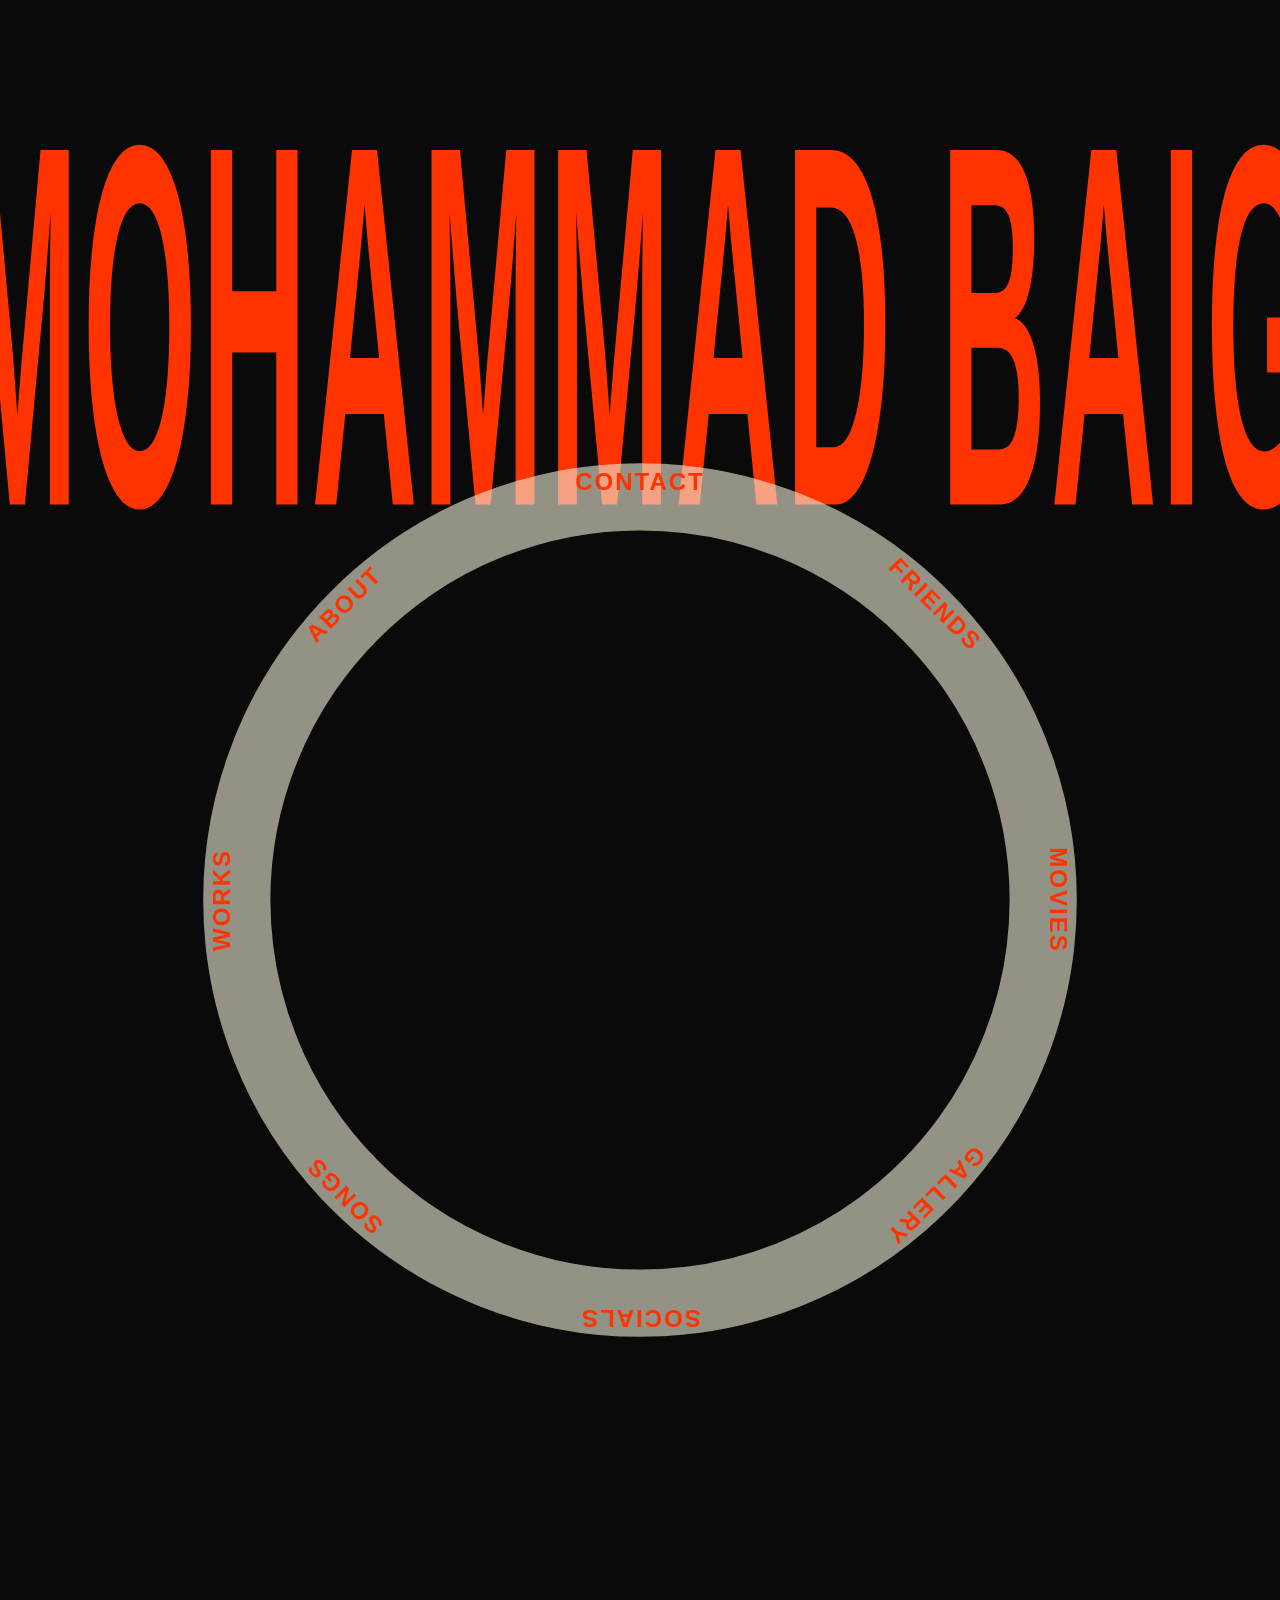
<file: index.html>
<!DOCTYPE html>
<html lang="en">
<head>
    <meta charset="UTF-8">
    <meta name="viewport" content="width=device-width, initial-scale=1.0">
    <title>Mohammad Baig - Portfolio</title>
    <link rel="stylesheet" href="css/style.css">
</head>
<body>

    <div class="hero-title-container">
        <!-- The ID allows JS to make this clickable -->
        <h1 class="hero-title" id="myNameToggle">MOHAMMAD BAIG</h1>
    </div>

    <!-- The container that rotates on scroll -->
    <div class="wheel-container" id="spinWheel">
        
        <!-- Full Solid Circle SVG -->
        <svg class="ouroboros-svg" viewBox="0 0 200 200">
            <circle cx="100" cy="100" r="90" />
        </svg>

        <!-- Links distributed around the circle -->
        <a href="about.html" class="nav-item">About</a>
        <a href="contact.html" class="nav-item">Contact</a>
        <a href="friends.html" class="nav-item">Friends</a>
        <a href="movies.html" class="nav-item">Movies</a>
        <a href="pics.html" class="nav-item">Gallery</a>
        <a href="socials.html" class="nav-item">Socials</a>
        <a href="songs.html" class="nav-item">Songs</a>
        <a href="works.html" class="nav-item">Works</a>
    </div>

    <script src="js/script.js"></script>
</body>
</html>
</file>
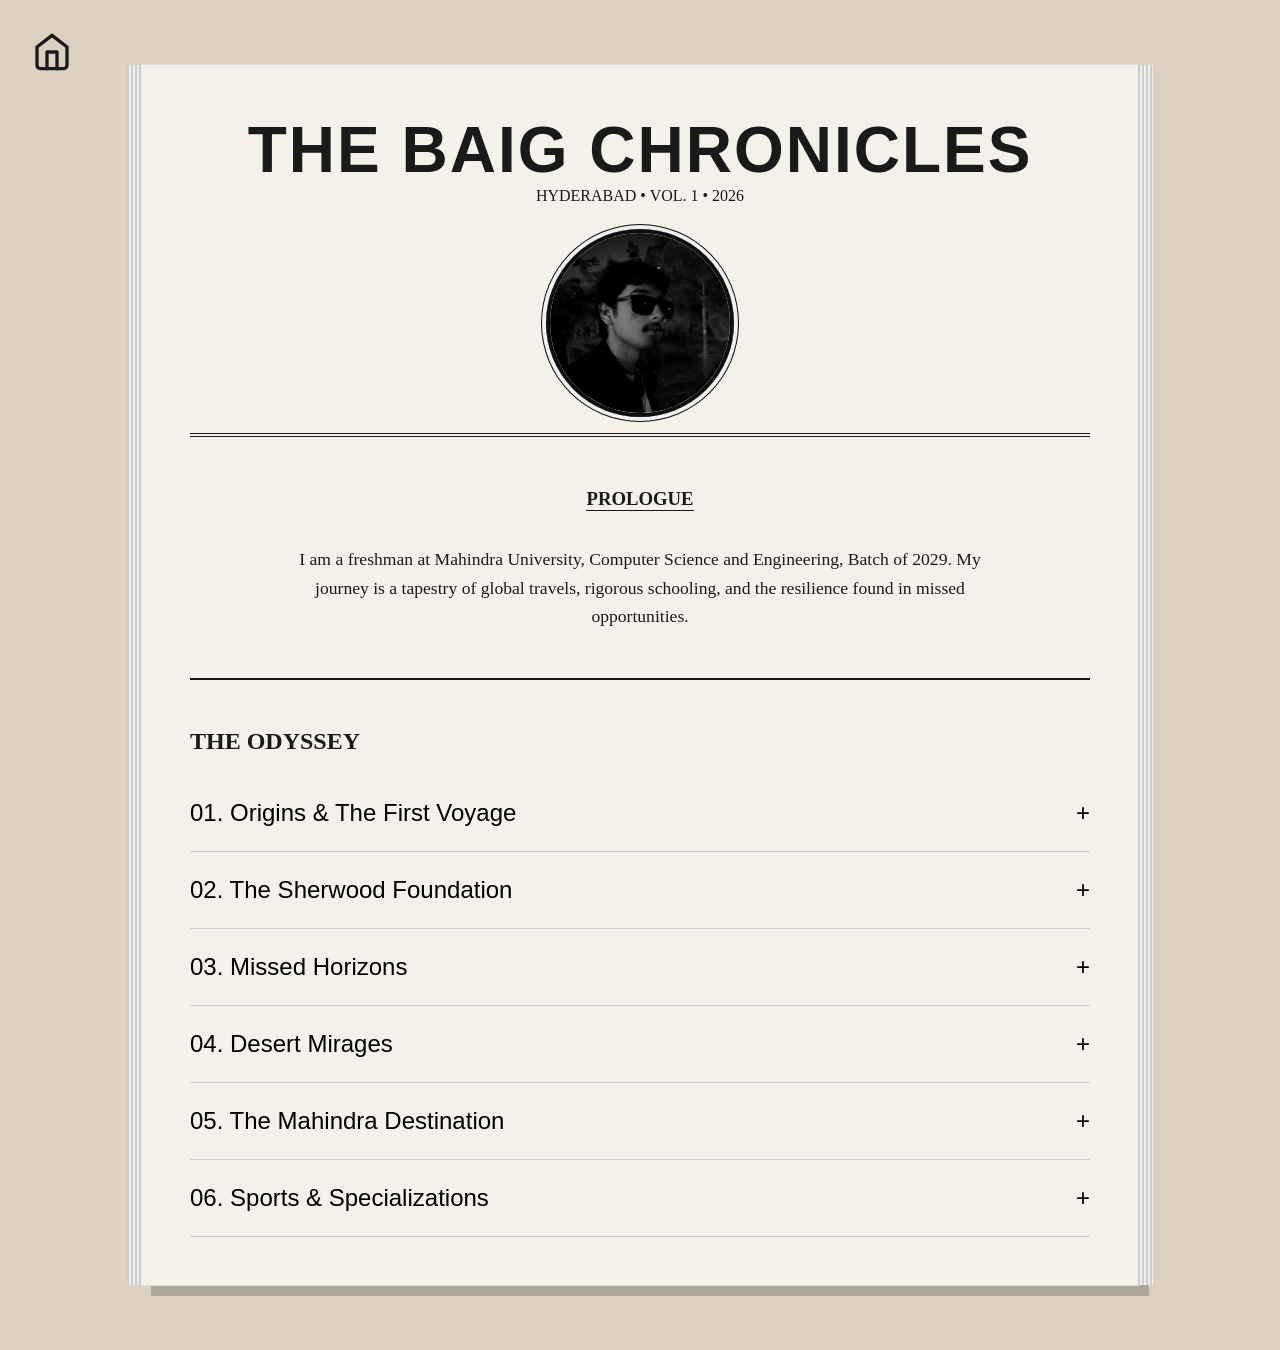
<file: about.html>
<!DOCTYPE html>
<html lang="en">
<head>
    <meta charset="UTF-8">
    <meta name="viewport" content="width=device-width, initial-scale=1.0">
    <title>About - Mohammad Baig</title>
    <link rel="stylesheet" href="css/about.css">
</head>
<body>

    <!-- Varshith-Style Scroll Progress Bar -->
    <div id="loading-bar"></div>

    <!-- Falling & Floating Home Icon -->
    <a href="index.html" class="nav-back" title="Back to Home">
        <svg viewBox="0 0 24 24" fill="none" stroke="currentColor" stroke-width="2" stroke-linecap="round" stroke-linejoin="round">
            <path d="M3 9l9-7 9 7v11a2 2 0 0 1-2 2H5a2 2 0 0 1-2-2z"></path>
            <polyline points="9 22 9 12 15 12 15 22"></polyline>
        </svg>
    </a>

    <div class="newspaper-container">
        <!-- Newspaper Header -->
        <header class="newspaper-header">
            <h1>THE BAIG CHRONICLES</h1>
            <div class="newspaper-meta">HYDERABAD • VOL. 1 • 2026</div>
            
            <!-- Circular photo updated with your images/ folder path -->
            <div class="profile-circle-container">
                <img src="images/img.jpeg" alt="Mohammad Baig" class="profile-photo-circle">
            </div>
        </header>

        <div class="top-section">
            <div class="bio-column full-width">
                <div class="bio-box">
                    <h3>PROLOGUE</h3>
                    <p>
                        I am a freshman at Mahindra University, Computer Science and Engineering, Batch of 2029. My journey is a tapestry of global travels, rigorous schooling, and the resilience found in missed opportunities.
                    </p>
                </div>
            </div>
        </div>

        <!-- Apple-Style Accordion Sections -->
        <div class="apple-accordion">
            <h2>THE ODYSSEY</h2>

            <!-- 01. Education & Early Life -->
            <div class="accordion-item">
                <button class="accordion-header" onclick="toggleAccordion(this)">
                    <span>01. Origins & The First Voyage</span>
                    <span class="icon">+</span>
                </button>
                <div class="accordion-content">
                    <p>
                        <!-- ADD STORY: First trip to US as a baby and early education -->
                        My story begins with a flight to the United States as a baby, a precursor to a life defined by movement and learning.
                    </p>
                </div>
            </div>

            <!-- 02. Sherwood Schooling -->
            <div class="accordion-item">
                <button class="accordion-header" onclick="toggleAccordion(this)">
                    <span>02. The Sherwood Foundation</span>
                    <span class="icon">+</span>
                </button>
                <div class="accordion-content">
                    <p>
                        <!-- ADD STORY: Sherwood Public School, 10th grad, and 11th/12th -->
                        Sherwood Public School was where I truly came into my own, spanning my early years, my 10th-grade graduation, and my final return for 11th and 12th grade.
                    </p>
                </div>
            </div>

            <!-- 03. The Global Crossroads -->
            <div class="accordion-item">
                <button class="accordion-header" onclick="toggleAccordion(this)">
                    <span>03. Missed Horizons</span>
                    <span class="icon">+</span>
                </button>
                <div class="accordion-content">
                    <p>
                        <!-- ADD STORY: FIITJEE, IB school, Houston High, Texas A&M, UT Dallas -->
                        Life is often defined by the doors that didn't open—from missed chances at FIITJEE and IB schools to the high school path in Houston and rejections from Texas A&M and UT Dallas.
                    </p>
                </div>
            </div>

            <!-- 04. Dubai & Design Trials -->
            <div class="accordion-item">
                <button class="accordion-header" onclick="toggleAccordion(this)">
                    <span>04. Desert Mirages</span>
                    <span class="icon">+</span>
                </button>
                <div class="accordion-content">
                    <p>
                        <!-- ADD STORY: BITS Dubai, Khalifa, Canadian University, and NID -->
                        The Middle East held promises at BITS Dubai and Khalifa University that didn't materialize, alongside a missed opportunity at the National Institute of Design.
                    </p>
                </div>
            </div>

            <!-- 05. The Final Choice: Mahindra University -->
            <div class="accordion-item">
                <button class="accordion-header" onclick="toggleAccordion(this)">
                    <span>05. The Mahindra Destination</span>
                    <span class="icon">+</span>
                </button>
                <div class="accordion-content">
                    <p>
                        <!-- ADD STORY: JEE, BITS Hyd, choosing MU CSE -->
                        After the challenges of JEE and BITS Hyderabad, I weighed many options—from Berklee to NYU Steinfield—before finding my place at Mahindra University in 2025.
                    </p>
                </div>
            </div>

            <!-- 06. Athleticism & Skillsets -->
            <div class="accordion-item">
                <button class="accordion-header" onclick="toggleAccordion(this)">
                    <span>06. Sports & Specializations</span>
                    <span class="icon">+</span>
                </button>
                <div class="accordion-content">
                    <p>
                        <!-- ADD STORY: Football, Badminton, Roller Blading, Karate, and 7 Workshops -->
                        On the field, I am an athlete—football, badminton, rollerblading, and karate. Professionally, I've already attended a few key workshops to sharpen my engineering edge.
                    </p>
                </div>
            </div>

        </div>
    </div>

    <script src="js/about.js"></script>
</body>
</html>
</file>
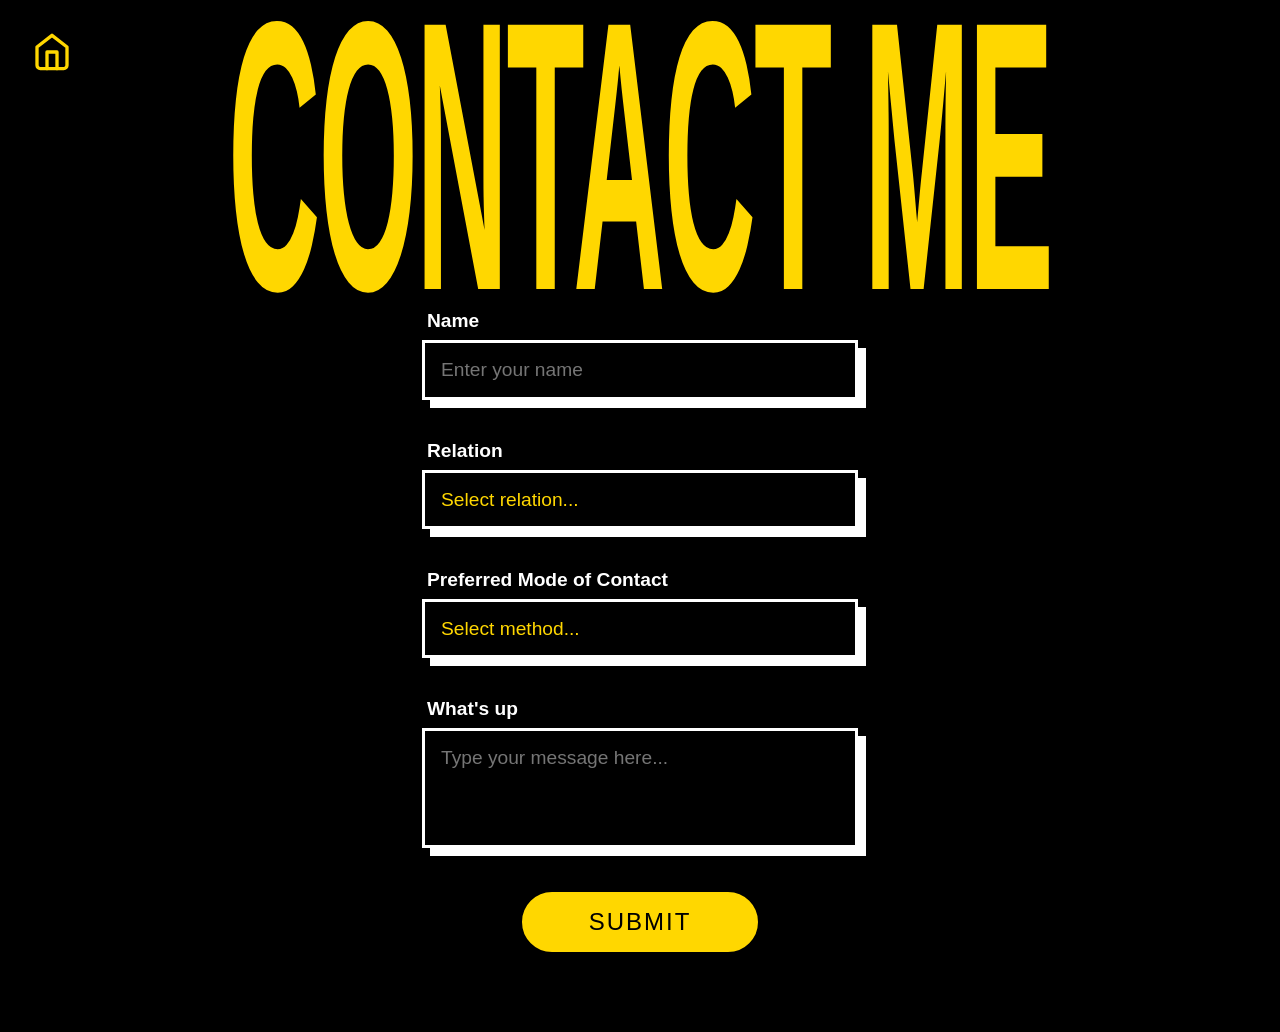
<file: contact.html>
<!DOCTYPE html>
<html lang="en">
<head>
    <meta charset="UTF-8">
    <meta name="viewport" content="width=device-width, initial-scale=1.0">
    <title>Contact -<B> Mohammad Baig</B></title>
    <link rel="stylesheet" href="css/contact.css"> 
</head>
<body>

    <!-- Home Icon Back Button -->
    <a href="index.html" class="nav-back" title="Back to Home">
        <svg viewBox="0 0 24 24" fill="none" stroke="currentColor" stroke-width="2" stroke-linecap="round" stroke-linejoin="round">
            <path d="M3 9l9-7 9 7v11a2 2 0 0 1-2 2H5a2 2 0 0 1-2-2z"></path>
            <polyline points="9 22 9 12 15 12 15 22"></polyline>
        </svg>
    </a>

    <!-- The Animated Title -->
    <div class="header-container">
        <h1 id="animated-title">HELLO</h1>
    </div>

    <!-- The Form Container -->
    <div class="contact-container">
        
        <div class="input-group">
            <label>Name</label>
            <input type="text" id="userName" class="retro-input" placeholder="Enter your name">
        </div>

        <div class="input-group">
            <label>Relation</label>
            <select id="userRelation" class="retro-input" onchange="toggleRelation()">
                <option value="none">Select relation...</option>
                <option value="Friend">Friend</option>
                <option value="Relative">Relative</option>
            </select>
        </div>

        <!-- Hidden Friend Field -->
        <div class="input-group" id="friend-group" style="display: none;">
            <label>Friend Status</label>
            <select id="friendStatus" class="retro-input">
                <option value="School">School</option>
                <option value="University">University</option>
                <option value="Other">Other</option>
            </select>
        </div>

        <!-- Hidden Relative Field -->
        <div class="input-group" id="relative-group" style="display: none;">
            <label>Relation to me</label>
            <input type="text" id="relativeStatus" class="retro-input" placeholder="e.g., Cousin, Uncle...">
        </div>

        <div class="input-group">
            <label>Preferred Mode of Contact</label>
            <select id="contactMethod" class="retro-input" onchange="toggleContact()">
                <option value="none">Select method...</option>
                <option value="Email">Email</option>
                <option value="Phone">Phone Number</option>
            </select>
        </div>

        <!-- Hidden Email Field -->
        <div class="input-group" id="email-group" style="display: none;">
            <label>Your Email ID</label>
            <input type="email" id="userEmail" class="retro-input" placeholder="you@example.com">
        </div>

        <!-- Hidden Phone Field -->
        <div class="input-group" id="phone-group" style="display: none;">
            <label>Your Phone Number</label>
            <input type="tel" id="userPhone" class="retro-input" placeholder="+91...">
        </div>

        <div class="input-group">
            <label>What's up</label>
            <textarea id="userMessage" class="retro-input" placeholder="Type your message here..."></textarea>
        </div>

        <div class="button-container">
            <button class="retro-submit" onclick="forwardMessage()">Submit</button>
        </div>
    </div>
    <!-- The Hidden Success Screen -->
    <div class="success-overlay" id="successScreen">
        <h1 class="success-text">SUBMITTED</h1>
    </div>
    <script src="js/contact.js"></script>
</body>
</html>
</file>
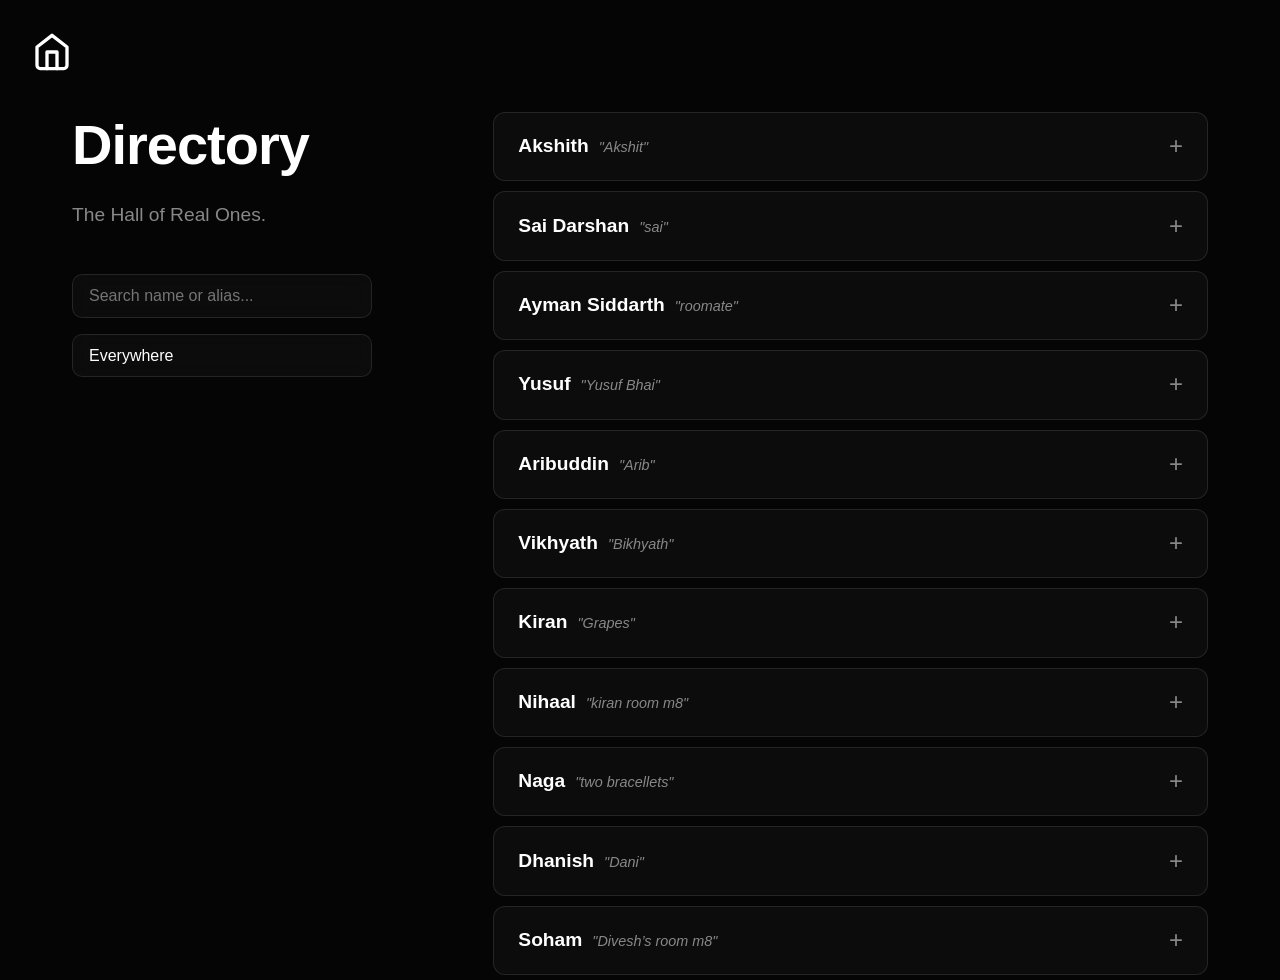
<file: friends.html>
<!DOCTYPE html>
<html lang="en">
<head>
    <meta charset="UTF-8">
    <meta name="viewport" content="width=device-width, initial-scale=1.0">
    <title>Directory - Mohammad Baig</title>
    <link rel="stylesheet" href="css/friends.css">
</head>
<body>

    <!-- Safely Constrained Home Button -->
    <a href="index.html" class="nav-back" title="Back to Home">
        <svg viewBox="0 0 24 24" fill="none" stroke="currentColor" stroke-width="2" stroke-linecap="round" stroke-linejoin="round">
            <path d="M3 9l9-7 9 7v11a2 2 0 0 1-2 2H5a2 2 0 0 1-2-2z"></path>
            <polyline points="9 22 9 12 15 12 15 22"></polyline>
        </svg>
    </a>

    <div class="split-layout">
        <div class="left-panel">
            <h1 class="page-title">Directory</h1>
            <p class="subtitle">The Hall of Real Ones.</p>
            
            <div class="controls">
                <input type="text" id="searchInput" class="apple-input" placeholder="Search name or alias...">
                
                <div class="select-wrapper">
                    <select id="locationFilter" class="apple-input">
                        <option value="All">Everywhere</option>
                    </select>
                </div>
            </div>
        </div>

        <div class="right-panel">
            <div class="directory-list" id="directoryList"></div>
        </div>
    </div>

    <!-- 1. LOAD THE DATA FIRST -->
    <script src="data/friendsData.js"></script>
    
    <!-- 2. LOAD THE ENGINE SECOND -->
    <script src="js/friends.js"></script>
</body>
</html>
</file>
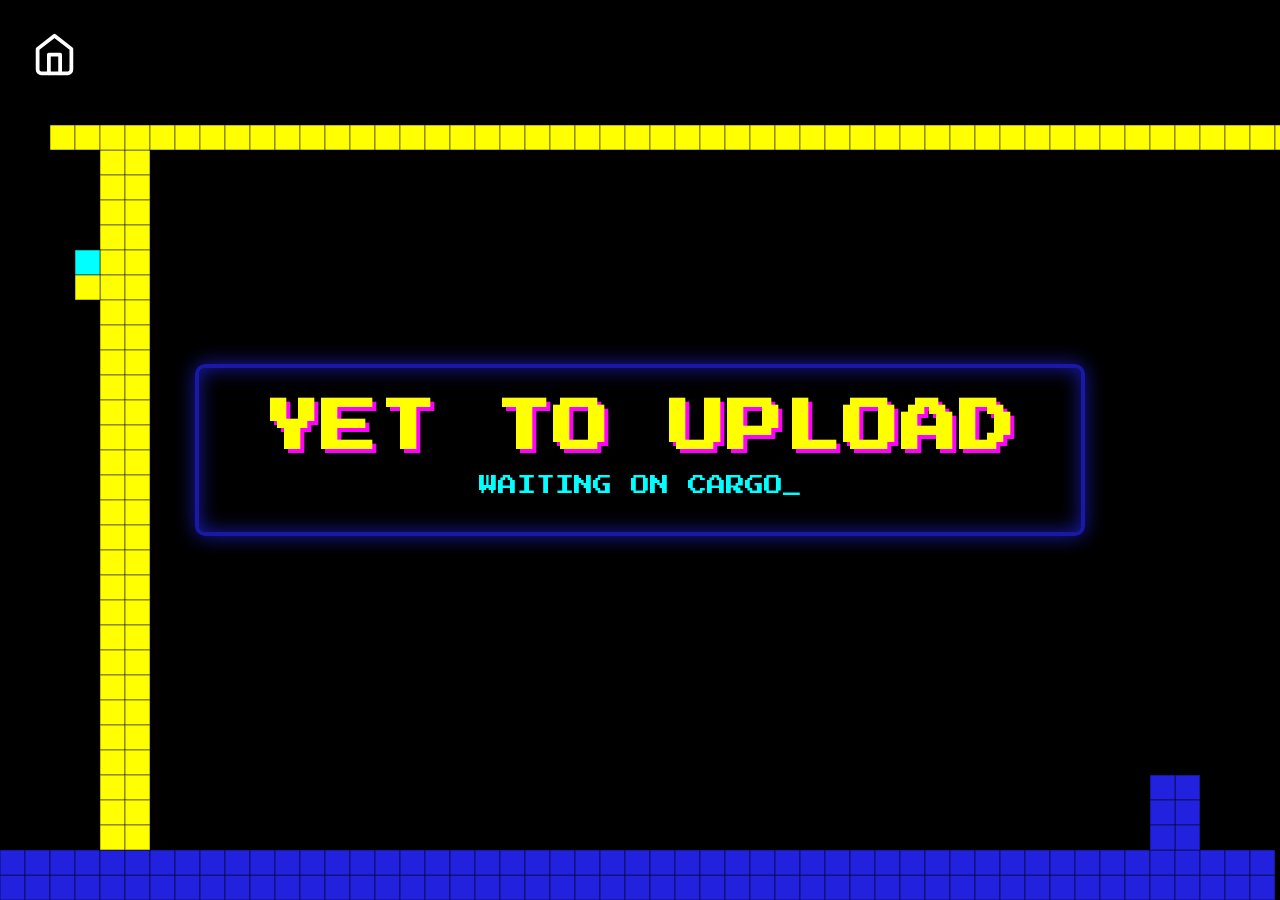
<file: movies.html>
<!DOCTYPE html>
<html lang="en">
<head>
    <meta charset="UTF-8">
    <meta name="viewport" content="width=device-width, initial-scale=1.0">
    <title>Movies - Mohammad Baig</title>
    <!-- Authentic 8-bit Arcade Font -->
    <link href="https://fonts.googleapis.com/css2?family=Press+Start+2P&display=swap" rel="stylesheet">
    <link rel="stylesheet" href="css/movies.css">
</head>
<body>

    <!-- Falling/Floating Home Button (Safely Constrained) -->
    <a href="index.html" class="nav-back" title="Back to Home" style="width: 45px; height: 45px; display: block; position: absolute; z-index: 100;">
        <svg viewBox="0 0 24 24" fill="none" stroke="currentColor" stroke-width="2" stroke-linecap="round" stroke-linejoin="round" style="width: 100%; height: 100%;">
            <path d="M3 9l9-7 9 7v11a2 2 0 0 1-2 2H5a2 2 0 0 1-2-2z"></path>
            <polyline points="9 22 9 12 15 12 15 22"></polyline>
        </svg>
    </a>

    <!-- The 8-Bit Canvas Background -->
    <canvas id="pixelCanvas"></canvas>

    <!-- The Neon Text Overlay -->
    <div class="text-container">
        <h1 class="glitch-text">YET TO UPLOAD</h1>
        <p class="sub-text">WAITING ON CARGO<span class="cursor">_</span></p>
    </div>

    <script src="js/movies.js"></script>
</body>
</html>
</file>
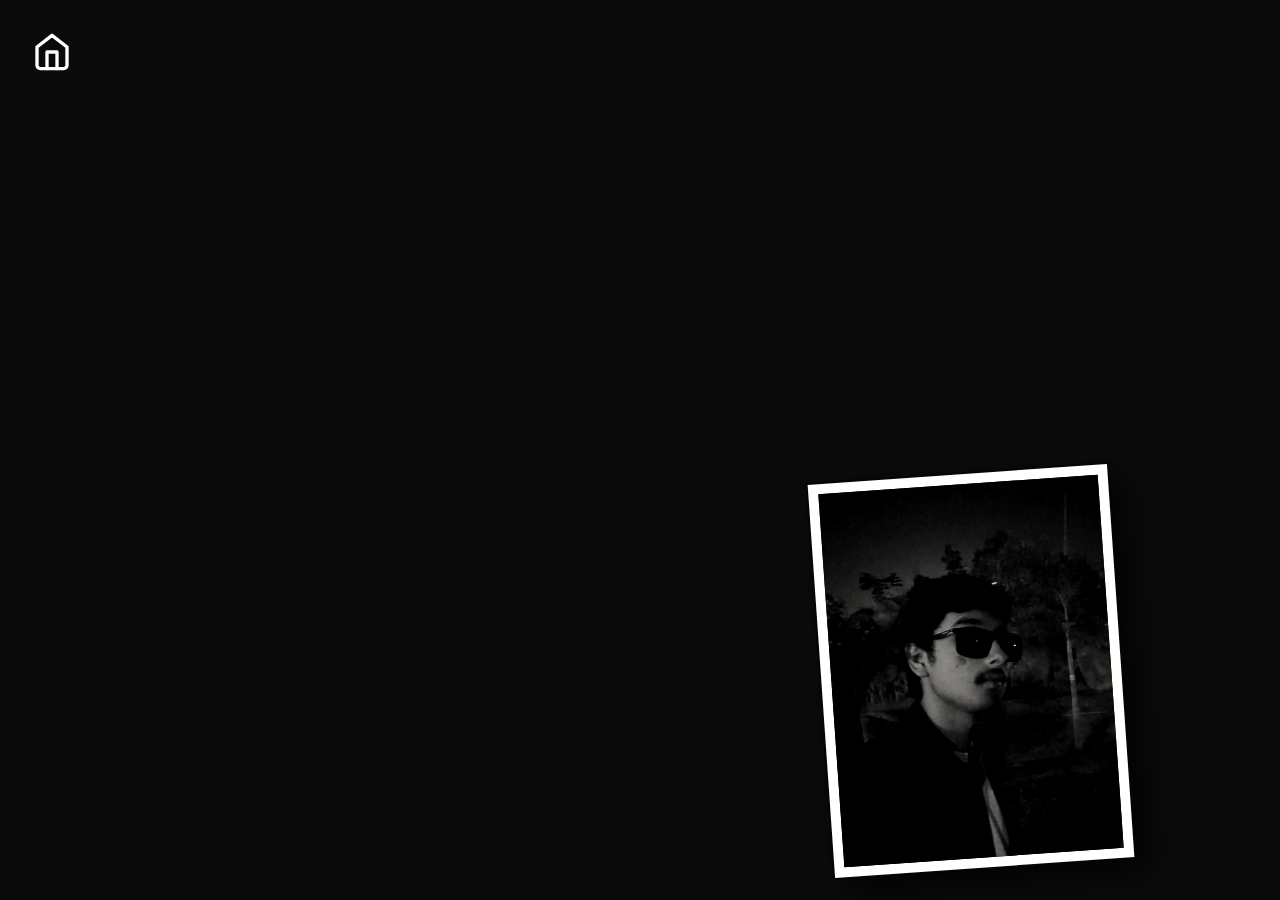
<file: pics.html>
<!DOCTYPE html>
<html lang="en">
<head>
    <meta charset="UTF-8">
    <meta name="viewport" content="width=device-width, initial-scale=1.0">
    <title>Pics - Mohammad Baig</title>
    <link rel="stylesheet" href="css/pics.css">
</head>
<body>

    <!-- Falling/Floating Home Button -->
    <a href="index.html" class="nav-back" title="Back to Home">
        <svg viewBox="0 0 24 24" fill="none" stroke="currentColor" stroke-width="2" stroke-linecap="round" stroke-linejoin="round">
            <path d="M3 9l9-7 9 7v11a2 2 0 0 1-2 2H5a2 2 0 0 1-2-2z"></path>
            <polyline points="9 22 9 12 15 12 15 22"></polyline>
        </svg>
    </a>

    <!-- The Bouncing Area -->
    <div id="bounce-area">
        <img src="images/img.jpeg" id="bouncing-pic" class="newspaper-cutout" alt="Mohammad Baig">
    </div>

    <!-- The Dramatic Overlay (Hidden by default) -->
    <div id="punchline-screen" class="punchline-overlay">
        <h1 class="giant-text">ONE PHOTO IS ENOUGH.</h1>
        <button class="return-btn" onclick="window.location.href='index.html'">GO BACK</button>
    </div>

    <script src="js/pics.js"></script>
</body>
</html>
</file>
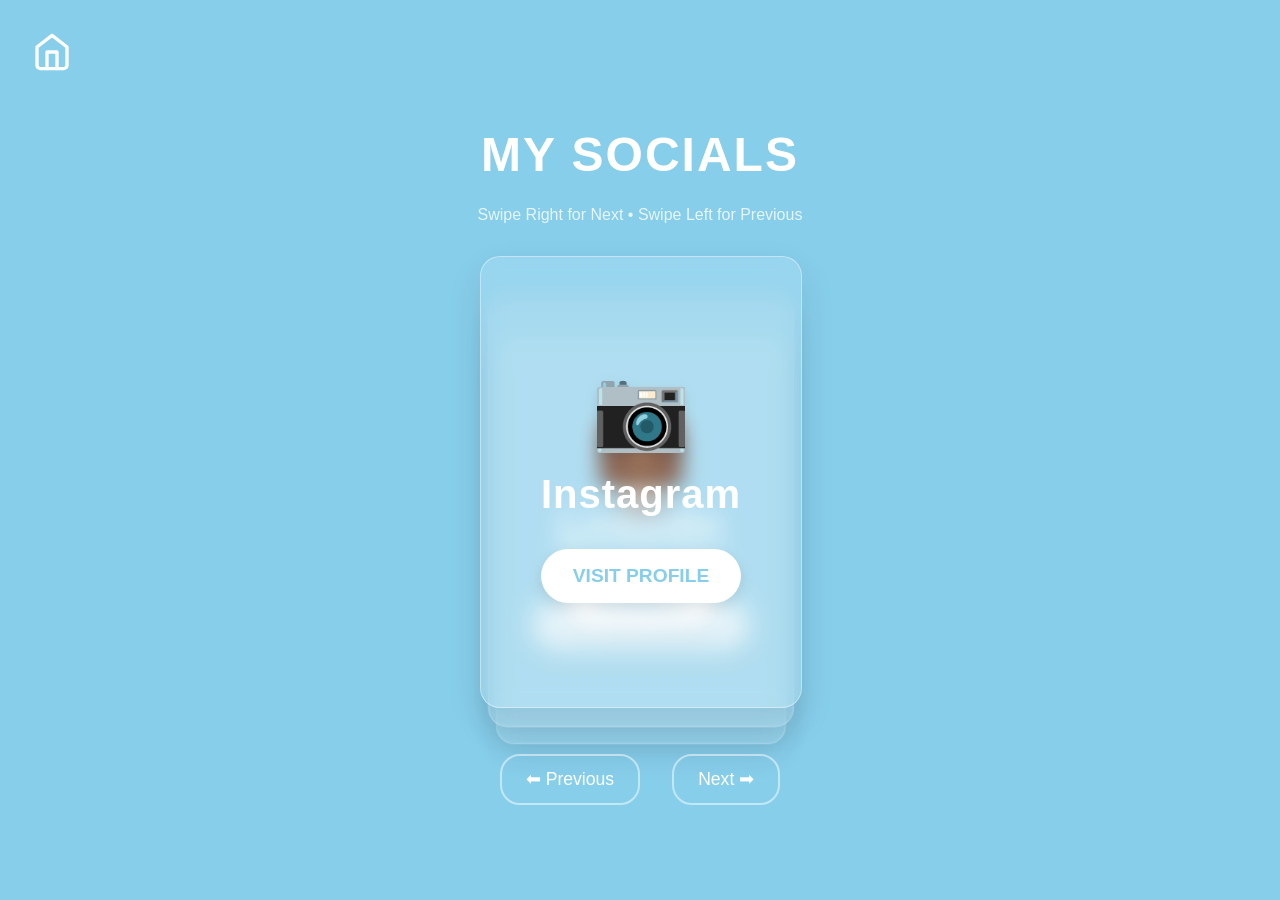
<file: socials.html>
<!DOCTYPE html>
<html lang="en">
<head>
    <meta charset="UTF-8">
    <meta name="viewport" content="width=device-width, initial-scale=1.0">
    <title>Socials - Mohammad Baig</title>
    <link rel="stylesheet" href="css/socials.css">
</head>
<body>

    <!-- Home Icon Back Button (Now styled for a blue background) -->
    <a href="index.html" class="nav-back" title="Back to Home">
        <svg viewBox="0 0 24 24" fill="none" stroke="currentColor" stroke-width="2" stroke-linecap="round" stroke-linejoin="round">
            <path d="M3 9l9-7 9 7v11a2 2 0 0 1-2 2H5a2 2 0 0 1-2-2z"></path>
            <polyline points="9 22 9 12 15 12 15 22"></polyline>
        </svg>
    </a>

    <h1 class="page-title">MY SOCIALS</h1>
    <p class="subtitle">Swipe Right for Next • Swipe Left for Previous</p>

    <!-- The Swipe Deck Container -->
    <div class="deck-container" id="deck">
        
        <div class="card">
            <div class="icon">📷</div>
            <h2>Instagram</h2>
            <a href="https://www.instagram.com/baigatmu?igsh=NGttYXA2bHU2NW8x&utm_source=qr" target="_blank" class="visit-btn">Visit Profile</a>
        </div>

        <div class="card">
            <div class="icon">💼</div>
            <h2>LinkedIn</h2>
            <a href="https://www.linkedin.com/in/mohammad-baig-b97bb93a2?utm_source=share_via&utm_content=profile&utm_medium=member_ios" target="_blank" class="visit-btn">Connect</a>
        </div>

        <div class="card">
            <div class="icon">🦉</div>
            <h2>Duolingo</h2>
            <a href="https://invite.duolingo.com/profile-share/Demon809299?via=share_profile_qr" target="_blank" class="visit-btn">Let's be friends</a>
        </div>

        <div class="card">
            <div class="icon">🎵</div>
            <h2>Spotify</h2>
            <a href="https://open.spotify.com/user/31q4jnzuwpxpyxswhisoxh4xjfs4?si=6b02db5b68dc4eb8" target="_blank" class="visit-btn">Listen Together</a>
        </div>

        <div class="card">
            <div class="icon">💻</div>
            <h2>GitHub</h2>
            <a href="https://github.com/Demon-bruv" target="_blank" class="visit-btn">View Code</a>
        </div>

        <div class="card">
            <div class="icon">💬</div>
            <h2>Discord</h2>
            <a href="https://discord.gg/kqmRH7kX" target="_blank" class="visit-btn">Join to Chat</a>
        </div>

        <div class="card">
            <div class="icon">📌</div>
            <h2>Pinterest</h2>
            <a href="https://pin.it/Y0BgkYCXt" target="_blank" class="visit-btn">View Boards</a>
        </div>

        <div class="card">
            <div class="icon">▶️</div>
            <h2>YouTube</h2>
            <a href="https://www.youtube.com/@1megabyte" target="_blank" class="visit-btn">Subscribe</a>
        </div>

    </div>

    <!-- On-screen controls for those who prefer clicking -->
    <div class="controls">
        <button id="btn-left">⬅ Previous</button>
        <button id="btn-right">Next ➡</button>
    </div>

    <script src="js/socials.js"></script>
</body>
</html>
</file>
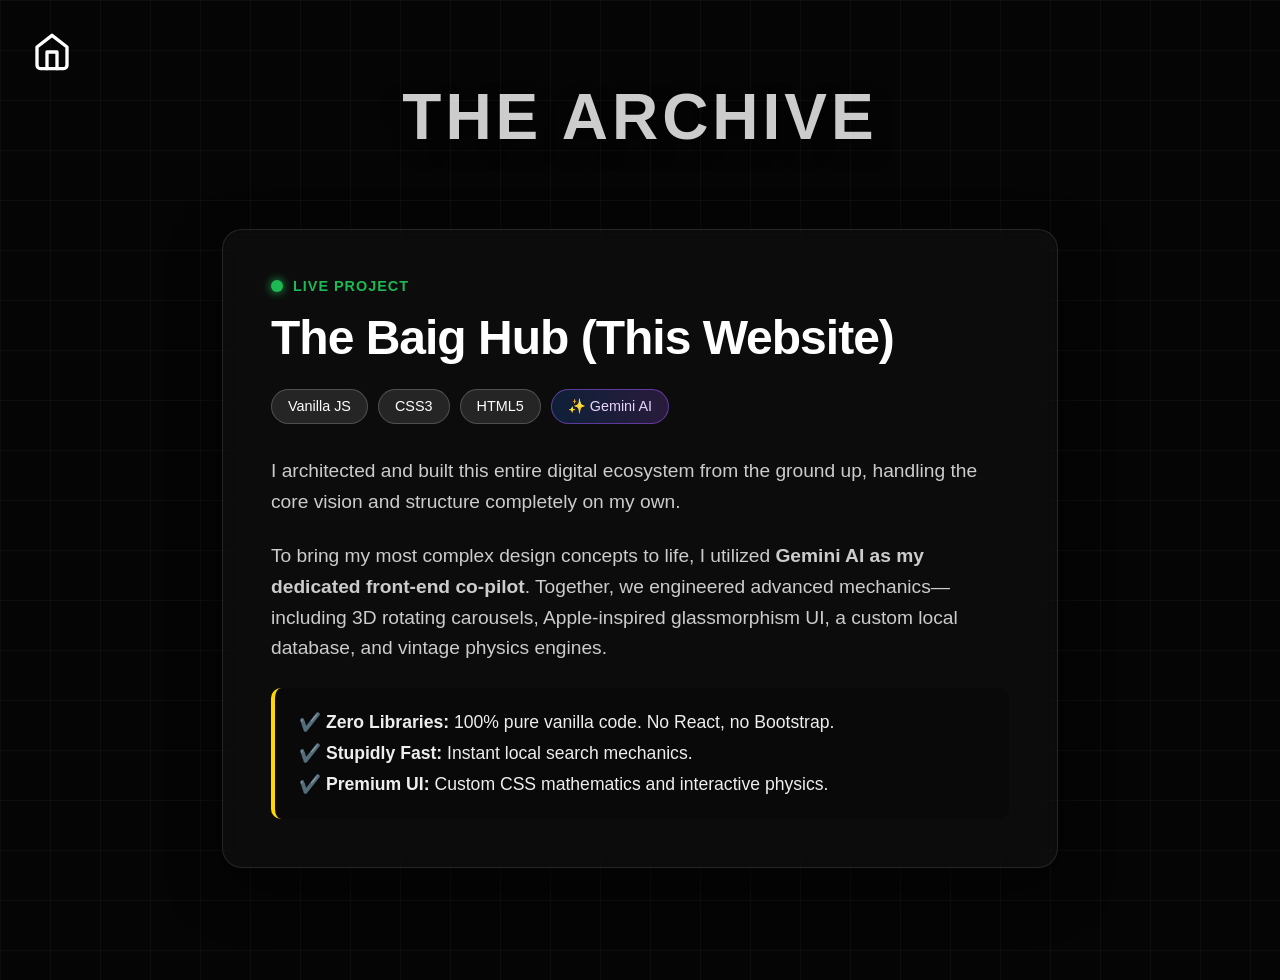
<file: works.html>
<!DOCTYPE html>
<html lang="en">
<head>
    <meta charset="UTF-8">
    <meta name="viewport" content="width=device-width, initial-scale=1.0">
    <title>Works - Mohammad Baig</title>
    <link rel="stylesheet" href="css/works.css">
</head>
<body>

    <!-- Falling/Floating Home Button -->
    <a href="index.html" class="nav-back" title="Back to Home">
        <svg viewBox="0 0 24 24" fill="none" stroke="currentColor" stroke-width="2" stroke-linecap="round" stroke-linejoin="round">
            <path d="M3 9l9-7 9 7v11a2 2 0 0 1-2 2H5a2 2 0 0 1-2-2z"></path>
            <polyline points="9 22 9 12 15 12 15 22"></polyline>
        </svg>
    </a>

    <!-- Page Title -->
    <h1 class="page-title">THE ARCHIVE</h1>

    <!-- Project Showcase Container -->
    <div class="projects-container">
        
        <!-- Main Project Card (This Website) -->
        <div class="project-card" id="main-project">
            <div class="card-content">
                
                <div class="project-header">
                    <span class="status-dot"></span>
                    <span class="status-text">LIVE PROJECT</span>
                </div>

                <h2>The Baig Hub (This Website)</h2>
                
                <div class="tech-stack">
                    <span class="tag">Vanilla JS</span>
                    <span class="tag">CSS3</span>
                    <span class="tag">HTML5</span>
                    <span class="tag gemini-tag">✨ Gemini AI</span>
                </div>

                <div class="project-description">
                    <p>
                        I architected and built this entire digital ecosystem from the ground up, handling the core vision and structure completely on my own.
                    </p>
                    <p>
                        To bring my most complex design concepts to life, I utilized <strong>Gemini AI as my dedicated front-end co-pilot</strong>. Together, we engineered advanced mechanics—including 3D rotating carousels, Apple-inspired glassmorphism UI, a custom local database, and vintage physics engines.
                    </p>
                </div>

                <ul class="feature-list">
                    <li>✔️ <strong>Zero Libraries:</strong> 100% pure vanilla code. No React, no Bootstrap.</li>
                    <li>✔️ <strong>Stupidly Fast:</strong> Instant local search mechanics.</li>
                    <li>✔️ <strong>Premium UI:</strong> Custom CSS mathematics and interactive physics.</li>
                </ul>

            </div>
        </div>

    </div>

    <script src="js/works.js"></script>
</body>
</html>
</file>
<file: css/style.css>
:root {
    --bg-color: #0a0a0a;
    --text-orange: #ff3300;
    --wheel-color: #f0ebd8;
}

body {
    margin: 0;
    padding: 0;
    background-color: var(--bg-color);
    color: var(--wheel-color);
    font-family: -apple-system, BlinkMacSystemFont, "Segoe UI", Roboto, Helvetica, Arial, sans-serif;
    min-height: 400vh; 
    overflow-x: hidden;
    transition: background-color 0.4s ease; /* Smooth fade when clicking name */
}

/* --- THE STRETCHED TEXT --- */
.hero-title-container {
    width: 100%;
    display: flex;
    justify-content: center;
    padding-top: 2rem;
    position: fixed;
    top: 0;
    z-index: 10;
    pointer-events: none; 
}

.hero-title {
    font-size: 11.5vw;
    color: var(--text-orange);
    text-transform: uppercase;
    font-family: 'Impact', sans-serif;
    letter-spacing: 4px;
    margin: 0;
    transform: scaleY(3.5);
    transform-origin: top center;
    white-space: nowrap;
    
    /* Makes the name clickable */
    pointer-events: auto; 
    cursor: pointer;      
    transition: color 0.4s ease;
}

/* --- THE WHEEL & CIRCLE CONTAINER --- */
.wheel-container {
    position: fixed;
    bottom: -35vw; 
    left: 50%;
    width: 70vw;
    height: 70vw;
    margin-left: -35vw; 
    border-radius: 50%;
    display: flex;
    justify-content: center;
    align-items: center;
    z-index: 10; /* This pushes the wheel BEHIND your name */
    transition: transform 0.1s ease-out, opacity 0.4s ease;
}

.ouroboros-svg {
    position: absolute;
    width: 100%;
    height: 100%;
    stroke: var(--wheel-color);
    stroke-width: 15;
    fill: none;
    opacity: 0.6; /* ADD THIS LINE for a faint, semi-transparent circle */
}

/* --- THE NAVIGATION LINKS --- */
.nav-item {
    position: absolute;
    font-size: 1.5rem;
    color: var(--text-orange);
    text-transform: uppercase;
    text-decoration: none;
    font-weight: bold;
    font-family: 'Impact', sans-serif;
    transform-origin: center;
    height: 100%;
    display: flex;
    align-items: flex-start;
    padding-top: 2.5vw; 
    letter-spacing: 2px;
    
    /* THIS IS THE FIX: It cuts off the bottom 50% of the invisible click-box */
    clip-path: inset(0 0 50% 0);
}

.nav-item:nth-child(2) { transform: rotate(-45deg); }
.nav-item:nth-child(3) { transform: rotate(0deg); }
.nav-item:nth-child(4) { transform: rotate(45deg); }
.nav-item:nth-child(5) { transform: rotate(90deg); }
.nav-item:nth-child(6) { transform: rotate(135deg); }
.nav-item:nth-child(7) { transform: rotate(180deg); }
.nav-item:nth-child(8) { transform: rotate(225deg); }
.nav-item:nth-child(9) { transform: rotate(270deg); }

/* --- THE RED/BLACK FOCUS MODE --- */
/* When JS triggers this mode, background goes pure black */
body.focus-mode {
    background-color: #000000;
}

/* When in focus mode, name goes pure red */
body.focus-mode .hero-title {
    color: #ff0000;
}

/* When in focus mode, the wheel fades away entirely */
body.focus-mode .wheel-container {
    opacity: 0;
    pointer-events: none;
}
</file>
<file: css/about.css>
:root {
    --paper: #f4f1ea; /* Parchment Color */
    --ink: #1a1a1a;
    --accent: #ff3300;
}

body {
    background-color: #dcd0c0; /* Marble floor color */
    color: var(--ink);
    margin: 0;
    font-family: 'Georgia', serif;
    display: flex;
    justify-content: center;
    padding: 4rem 1rem;
}

/* --- 1. THE DROP-IN ANIMATION --- */
@keyframes fallIn {
    0% { transform: translateY(-200px) rotate(-180deg); opacity: 0; }
    100% { transform: translateY(0) rotate(0); opacity: 1; }
}

/* --- 2. THE CONTINUOUS HOVER/FLOAT --- */
@keyframes floatHover {
    0% { transform: translateY(0px); }
    50% { 
        transform: translateY(-10px); 
        filter: drop-shadow(0 5px 15px rgba(255, 255, 255, 0.6)); 
    } 
    100% { transform: translateY(0px); }
}

/* --- 3. THE AGGRESSIVE FLASH --- */
@keyframes flashOut {
    0% { opacity: 1; transform: scale(1); }
    50% { 
        opacity: 0.3; 
        transform: scale(1.3); 
        color: #FFD700; /* Flashes Yellow */
        filter: drop-shadow(0 0 20px #FFD700); 
    }
    100% { opacity: 1; transform: scale(1); }
}

/* --- HOME BUTTON STYLING --- */
.nav-back {
    position: absolute;
    top: 2rem;
    left: 2rem;
    color: var(--text-white); 
    width: 40px;
    height: 40px;
    z-index: 100;
    
    /* Chains the animations: Fall once, then float forever */
    animation: 
        fallIn 0.8s cubic-bezier(0.25, 1, 0.5, 1) forwards,
        floatHover 3s ease-in-out 0.8s infinite;
}

.nav-back:hover { 
    /* Triggers the rapid flashing when the cursor is over it */
    animation: flashOut 0.2s infinite !important; 
    cursor: pointer;
}

.newspaper-container {
    background-color: var(--paper);
    max-width: 900px;
    padding: 3rem;
    box-shadow: 10px 10px 0px rgba(0,0,0,0.2);
    border: 1px solid #ddd;
    position: relative;
}

/* Greek Column Side Borders */
.newspaper-container::before, .newspaper-container::after {
    content: "";
    position: absolute;
    top: 0; bottom: 0;
    width: 15px;
    background: repeating-linear-gradient(90deg, #ccc, #ccc 2px, #eee 2px, #eee 4px);
}
.newspaper-container::before { left: -15px; }
.newspaper-container::after { right: -15px; }

.newspaper-header {
    text-align: center;
    border-bottom: 4px double var(--ink);
    margin-bottom: 2rem;
}

.newspaper-header h1 {
    font-family: 'Impact', sans-serif;
    font-size: 4rem;
    margin: 0;
    letter-spacing: 2px;
}

/* --- CIRCULAR PHOTO STYLING --- */
.profile-circle-container {
    display: flex;
    justify-content: center;
    margin-top: 1.5rem;
    margin-bottom: 1rem;
}

.profile-photo-circle {
    width: 180px;  /* Size of the circle */
    height: 180px;
    border-radius: 50%; /* Makes it a circle */
    object-fit: cover;  /* Prevents the image from stretching */
    
    /* Newspaper Aesthetic */
    filter: grayscale(100%) contrast(110%) brightness(95%);
    border: 4px solid var(--ink);
    box-shadow: 0 0 0 4px var(--paper), 0 0 0 5px var(--ink); /* Double border look */
}

/* Adjusting the layout since the photo moved */
.top-section {
    border-bottom: 2px solid var(--ink);
    padding-bottom: 2rem;
    text-align: center;
}

.bio-column.full-width {
    width: 100%;
}

.bio-box p {
    font-size: 1.1rem;
    line-height: 1.6;
    max-width: 700px;
    margin: 1rem auto;
}

.bio-box h3 {
    border-bottom: 1px solid var(--ink);
    display: inline-block;
}

/* --- APPLE ACCORDION --- */
.apple-accordion {
    margin-top: 3rem;
}

.accordion-item {
    border-bottom: 1px solid #ccc;
}

.accordion-header {
    width: 100%;
    background: none;
    border: none;
    display: flex;
    justify-content: space-between;
    padding: 1.5rem 0;
    font-size: 1.5rem;
    font-family: 'Impact', sans-serif;
    cursor: pointer;
    text-align: left;
    transition: color 0.3s;
}

.accordion-header:hover { color: var(--accent); }

.accordion-content {
    max-height: 0;
    overflow: hidden;
    transition: max-height 0.5s ease;
}

.accordion-content p {
    padding-bottom: 1.5rem;
    line-height: 1.8;
}
</file>
<file: css/contact.css>
:root {
    --bg-color: #000000;
    --text-yellow: #FFD700;
    --box-white: #ffffff; 
}

body {
    background-color: var(--bg-color);
    margin: 0;
    padding: 0;
    font-family: -apple-system, BlinkMacSystemFont, "Segoe UI", Roboto, sans-serif;
    display: flex;
    flex-direction: column;
    align-items: center;
    min-height: 100vh;
    overflow-x: hidden;
}

/* --- HOME BUTTON --- */
/* --- THE FALLING IN ANIMATION --- */
@keyframes fallIn {
    0% { 
        transform: translateY(-200px) rotate(-180deg); 
        opacity: 0; 
    }
    70% { 
        transform: translateY(15px) rotate(10deg); 
        opacity: 1; 
    }
    100% { 
        transform: translateY(0) rotate(0); 
        opacity: 1; 
    }
}

/* --- THE FLASHING OUT ANIMATION --- */
@keyframes flashOut {
    0% { opacity: 1; transform: scale(1); }
    50% { opacity: 0.2; transform: scale(1.3); filter: drop-shadow(0 0 15px var(--text-yellow)); }
    100% { opacity: 1; transform: scale(1); }
}

/* --- HOME BUTTON STYLING --- */
/* --- 1. THE DROP-IN ANIMATION (Plays once) --- */
@keyframes fallIn {
    0% { transform: translateY(-200px) rotate(-180deg); opacity: 0; }
    100% { transform: translateY(0) rotate(0); opacity: 1; }
}

/* --- 2. THE CONTINUOUS HOVER/FLOAT (Plays forever) --- */
@keyframes floatHover {
    0% { transform: translateY(0px); }
    50% { 
        transform: translateY(-10px); /* Bobs up 10 pixels */
        filter: drop-shadow(0 5px 10px rgba(255, 215, 0, 0.5)); /* Gets a little yellow glow when it rises */
    } 
    100% { transform: translateY(0px); }
}

/* --- 3. THE FLASH (Plays when clicked/touched) --- */
@keyframes flashOut {
    0% { opacity: 1; transform: scale(1); }
    50% { opacity: 0.2; transform: scale(1.3); filter: drop-shadow(0 0 15px var(--text-yellow)); }
    100% { opacity: 1; transform: scale(1); }
}

/* --- HOME BUTTON STYLING --- */
.nav-back {
    position: absolute;
    top: 2rem;
    left: 2rem;
    color: var(--text-yellow); 
    width: 40px;
    height: 40px;
    
    /* THE MAGIC TRICK: Chain the two animations with a comma! */
    /* 1. Falls in for 0.8s. */
    /* 2. Starts the 3s infinite float immediately after (0.8s delay). */
    animation: 
        fallIn 0.8s cubic-bezier(0.25, 1, 0.5, 1) forwards,
        floatHover 3s ease-in-out 0.8s infinite;
}

.nav-back:hover { 
    /* Overrides the peaceful float with the aggressive flash when you put your mouse on it */
    animation: flashOut 0.3s infinite; 
    color: #ffffff; 
    cursor: pointer;
}

/* --- STRETCHED ANIMATED HEADER --- */
.header-container {
    margin-top: 5rem;
    height: 150px; 
    display: flex;
    justify-content: center;
    align-items: center;
}

#animated-title {
    font-size: 8rem;
    color: var(--text-yellow);
    font-family: 'Impact', sans-serif;
    margin: 0;
    text-transform: uppercase;
    letter-spacing: -2px;
    transform: scaleY(3); 
    transform-origin: center;
}

/* --- FORM LAYOUT & RETRO INPUTS --- */
.contact-container {
    width: 100%;
    max-width: 500px;
    margin-top: 5rem;
    padding: 0 2rem;
    box-sizing: border-box;
}

.input-group {
    margin-bottom: 2.5rem;
}

label {
    display: block;
    color: var(--box-white);
    font-weight: bold;
    font-size: 1.2rem;
    margin-bottom: 0.5rem;
    margin-left: 5px;
}

/* 8-bit Box Shadow Trick */
.retro-input {
    width: 100%;
    background-color: #000; /* Black background for dropdowns */
    border: 3px solid var(--box-white);
    color: var(--text-yellow); 
    padding: 1rem;
    font-size: 1.2rem;
    font-family: inherit;
    box-sizing: border-box;
    box-shadow: 8px 8px 0px var(--box-white);
    transition: transform 0.1s ease, box-shadow 0.1s ease;
    appearance: none; /* Removes default dropdown arrow to keep it retro */
}

.retro-input:focus {
    outline: none;
    border-color: var(--text-yellow);
    transform: translate(4px, 4px);
    box-shadow: 4px 4px 0px var(--text-yellow); 
}

textarea.retro-input {
    min-height: 120px;
    resize: none;
}

/* --- SUBMIT BUTTON --- */
.button-container {
    display: flex;
    justify-content: center;
    margin-top: 2rem;
    margin-bottom: 5rem;
}

/* --- THE SUBMIT BUTTON POP ANIMATION --- */
.retro-submit {
    background-color: var(--text-yellow);
    color: #000;
    border: 3px solid var(--text-yellow);
    padding: 0.8rem 4rem;
    font-size: 1.5rem;
    font-family: 'Impact', sans-serif;
    text-transform: uppercase;
    letter-spacing: 2px;
    cursor: pointer;
    border-radius: 40px; 
    /* The cubic-bezier adds a bouncy 'spring' to the hover transition */
    transition: transform 0.3s cubic-bezier(0.175, 0.885, 0.32, 1.275), background-color 0.2s ease, color 0.2s ease;
}

.retro-submit:hover {
    background-color: transparent;
    color: var(--text-yellow);
    transform: scale(1.15); /* Makes it pop 15% larger */
    box-shadow: 0 10px 25px rgba(255, 215, 0, 0.4); /* Adds a yellow glow */
}

/* --- THE SUBMITTED "NEW PAGE" SCREEN --- */
.success-overlay {
    position: fixed;
    top: 0;
    left: 0;
    width: 100vw;
    height: 100vh;
    background-color: var(--text-yellow); /* Entire screen yellow */
    z-index: 9999; /* Puts it on top of absolutely everything */
    display: flex;
    justify-content: center;
    align-items: center;
    opacity: 0;
    pointer-events: none;
    transition: opacity 0.3s ease;
}

.success-overlay.active {
    opacity: 1;
    pointer-events: auto;
}

.success-text {
    font-size: 10vw; /* Massive text */
    color: #000000;  /* Black text */
    font-family: 'Impact', sans-serif;
    text-transform: uppercase;
    margin: 0;
    transform: scaleY(2.5); /* Stretches the text to match your theme */
}
</file>
<file: css/friends.css>
:root {
    --bg-dark: #050505;
    --panel-bg: rgba(255, 255, 255, 0.03);
    --border-color: rgba(255, 255, 255, 0.1);
    --text-main: #ffffff;
    --text-muted: #888888;
    --accent: #0A84FF; /* Apple Blue */
}

body {
    margin: 0; background-color: var(--bg-dark); color: var(--text-main);
    font-family: -apple-system, BlinkMacSystemFont, "Segoe UI", Roboto, sans-serif;
    height: 100vh; overflow: hidden;
}

/* --- HOME BUTTON ANIMATIONS --- */
@keyframes fallIn { 0% { transform: translateY(-200px) rotate(-180deg); opacity: 0; } 100% { transform: translateY(0) rotate(0); opacity: 1; } }
@keyframes floatHover { 0%, 100% { transform: translateY(0px); } 50% { transform: translateY(-10px); filter: drop-shadow(0 5px 15px rgba(255, 255, 255, 0.6)); } }

.nav-back {
    position: absolute; top: 2rem; left: 2rem; width: 40px; height: 40px;
    color: var(--text-main); z-index: 100; transition: color 0.2s;
    animation: fallIn 0.8s forwards, floatHover 3s infinite 0.8s;
}
.nav-back:hover { color: var(--accent); cursor: pointer; }

/* --- SPLIT LAYOUT --- */
.split-layout {
    display: flex; height: 100vh; max-width: 1200px; margin: 0 auto; padding-top: 5rem;
}

/* --- LEFT PANEL --- */
.left-panel {
    flex: 1; padding: 2rem; display: flex; flex-direction: column; justify-content: flex-start;
}

.page-title { font-size: 3.5rem; margin: 0 0 0.5rem 0; font-weight: 700; letter-spacing: -1px; }
.subtitle { color: var(--text-muted); font-size: 1.2rem; margin-bottom: 3rem; }

.controls { display: flex; flex-direction: column; gap: 1rem; max-width: 300px; }

.apple-input {
    background: var(--panel-bg); border: 1px solid var(--border-color);
    color: var(--text-main); padding: 12px 16px; border-radius: 10px;
    font-size: 1rem; outline: none; transition: all 0.2s ease;
    backdrop-filter: blur(10px);
}
.apple-input:focus { border-color: var(--accent); box-shadow: 0 0 0 3px rgba(10, 132, 255, 0.2); }

.select-wrapper { position: relative; }
select.apple-input { width: 100%; appearance: none; cursor: pointer; }

/* --- RIGHT PANEL --- */
.right-panel {
    flex: 2; padding: 2rem; overflow-y: auto;
    -ms-overflow-style: none; scrollbar-width: none;
}
.right-panel::-webkit-scrollbar { display: none; }

.directory-list { display: flex; flex-direction: column; gap: 10px; padding-bottom: 100px; }

/* --- EXPANDING CARDS --- */
.friend-card {
    background: var(--panel-bg); border: 1px solid var(--border-color);
    border-radius: 12px; overflow: hidden; transition: background 0.2s;
}
.friend-card:hover { background: rgba(255, 255, 255, 0.06); }

.card-header {
    padding: 1.2rem 1.5rem; display: flex; justify-content: space-between;
    align-items: center; cursor: pointer; user-select: none;
}

.name-group { display: flex; align-items: baseline; gap: 10px; }
.name { font-size: 1.2rem; font-weight: 600; margin: 0; }
.alias { font-size: 0.9rem; color: var(--text-muted); font-style: italic; }

.toggle-icon {
    font-size: 1.5rem; color: var(--text-muted); font-weight: 300;
    transition: transform 0.3s ease;
}

/* The Expanding Details Box */
.card-details {
    max-height: 0; overflow: hidden;
    transition: max-height 0.4s cubic-bezier(0.175, 0.885, 0.32, 1.275), padding 0.4s ease;
    background: rgba(0,0,0,0.2); border-top: 1px solid transparent;
}

/* Active State Styles */
.friend-card.active { border-color: var(--accent); background: rgba(10, 132, 255, 0.05); }
.friend-card.active .toggle-icon { transform: rotate(45deg); color: var(--accent); }
.friend-card.active .card-details {
    max-height: 300px; padding: 1.5rem; border-top-color: var(--border-color);
}

/* Inside the details box */
.detail-grid { display: grid; grid-template-columns: 1fr 1fr; gap: 1rem; }
.detail-item { display: flex; flex-direction: column; gap: 4px; }
.detail-label { font-size: 0.8rem; color: var(--text-muted); text-transform: uppercase; letter-spacing: 1px; }
.detail-value { font-size: 1rem; color: var(--text-main); }
.full-width { grid-column: 1 / -1; }

@media (max-width: 768px) {
    .split-layout { flex-direction: column; padding-top: 4rem; }
    .left-panel { flex: none; padding-bottom: 0; }
    .controls { max-width: 100%; flex-direction: row; }
    .detail-grid { grid-template-columns: 1fr; }
}
</file>
<file: css/movies.css>
:root {
    --bg-dark: #000000;
    --pac-yellow: #FFFF00;
    --pac-blue: #1919A6;
    --neon-pink: #FF00FF;
    --text-light: #ffffff;
}

body {
    margin: 0;
    background-color: var(--bg-dark);
    font-family: 'Press Start 2P', cursive; /* The 8-bit font */
    height: 100vh;
    overflow: hidden;
    display: flex;
    justify-content: center;
    align-items: center;
    position: relative;
}

/* --- HOME BUTTON ANIMATIONS --- */
@keyframes fallIn { 0% { transform: translateY(-200px) rotate(-180deg); opacity: 0; } 100% { transform: translateY(0) rotate(0); opacity: 1; } }
@keyframes floatHover { 0%, 100% { transform: translateY(0px); } 50% { transform: translateY(-10px); filter: drop-shadow(0 5px 15px rgba(255, 255, 255, 0.6)); } }
.nav-back { top: 2rem; left: 2rem; color: var(--text-light); animation: fallIn 0.8s forwards, floatHover 3s infinite; }
.nav-back:hover { color: var(--pac-yellow); cursor: pointer; }

/* --- THE CANVAS --- */
#pixelCanvas {
    position: absolute;
    top: 0;
    left: 0;
    width: 100%;
    height: 100%;
    z-index: 1; /* Sits behind the text */
}

/* --- ARCADE TEXT --- */
.text-container {
    position: relative;
    z-index: 10; /* Sits on top of the canvas */
    text-align: center;
    pointer-events: none; /* Lets you click through it if needed */
    background: rgba(0, 0, 0, 0.7); /* Slight dark box behind text for readability */
    padding: 2rem 4rem;
    border: 4px solid var(--pac-blue);
    border-radius: 10px;
    box-shadow: 0 0 20px var(--pac-blue), inset 0 0 20px var(--pac-blue);
}

.glitch-text {
    font-size: 3.5rem;
    color: var(--pac-yellow);
    margin: 0 0 1rem 0;
    text-shadow: 4px 4px 0px var(--neon-pink); /* Retro drop shadow */
    letter-spacing: 2px;
}

.sub-text {
    font-size: 1.2rem;
    color: #00FFFF; /* Cyan */
    margin: 0;
    line-height: 1.5;
}

/* Blinking arcade cursor */
.cursor {
    animation: blink 1s step-end infinite;
}

@keyframes blink {
    0%, 100% { opacity: 1; }
    50% { opacity: 0; }
}

/* Responsive fix for smaller screens */
@media (max-width: 768px) {
    .glitch-text { font-size: 2rem; }
    .sub-text { font-size: 0.8rem; }
    .text-container { padding: 1.5rem; }
}
</file>
<file: css/pics.css>
:root {
    --bg-dark: #0a0a0a;
    --text-light: #ffffff;
    --text-yellow: #FFD700;
    --paper: #f4f1ea;
    --ink: #1a1a1a;
}

body {
    margin: 0;
    background-color: var(--bg-dark);
    height: 100vh;
    overflow: hidden; /* Stops scrollbars from appearing when the image hits the edge */
    font-family: -apple-system, BlinkMacSystemFont, "Segoe UI", Roboto, sans-serif;
}

/* --- HOME BUTTON ANIMATIONS --- */
@keyframes fallIn {
    0% { transform: translateY(-200px) rotate(-180deg); opacity: 0; }
    100% { transform: translateY(0) rotate(0); opacity: 1; }
}

@keyframes floatHover {
    0% { transform: translateY(0px); }
    50% { transform: translateY(-10px); filter: drop-shadow(0 5px 15px rgba(255, 255, 255, 0.6)); } 
    100% { transform: translateY(0px); }
}

@keyframes flashOut {
    0% { opacity: 1; transform: scale(1); }
    50% { opacity: 0.3; transform: scale(1.3); color: var(--text-yellow); filter: drop-shadow(0 0 20px var(--text-yellow)); }
    100% { opacity: 1; transform: scale(1); }
}

.nav-back {
    position: absolute;
    top: 2rem; left: 2rem;
    color: var(--text-light); 
    width: 40px; height: 40px;
    z-index: 100;
    animation: 
        fallIn 0.8s cubic-bezier(0.25, 1, 0.5, 1) forwards,
        floatHover 3s ease-in-out 0.8s infinite;
}

.nav-back:hover { 
    animation: flashOut 0.2s infinite !important; 
    cursor: pointer;
}

/* --- BOUNCING IMAGE STYLING --- */
#bounce-area {
    position: absolute;
    top: 0; left: 0; width: 100vw; height: 100vh;
    pointer-events: none; /* Lets clicks pass through the empty black space */
}

.newspaper-cutout {
    position: absolute;
    width: 280px;
    pointer-events: auto; /* Makes the image itself clickable */
    cursor: pointer;
    
    /* Newspaper Aesthetic */
    filter: grayscale(100%) contrast(120%) sepia(10%);
    border: 10px solid var(--paper);
    box-shadow: 0 0 0 2px var(--ink), 15px 15px 30px rgba(0,0,0,0.8);
    transform: rotate(-4deg);
    transition: transform 0.2s, filter 0.2s;
}

/* It briefly flashes into full color when you hover over it trying to click! */
.newspaper-cutout:hover {
    transform: rotate(0deg) scale(1.05);
    filter: grayscale(0%) contrast(100%) sepia(0%);
}

/* --- THE PUNCHLINE OVERLAY --- */
.punchline-overlay {
    position: fixed;
    top: 0; left: 0; width: 100vw; height: 100vh;
    background-color: #000000;
    display: flex;
    flex-direction: column;
    justify-content: center;
    align-items: center;
    opacity: 0;
    pointer-events: none;
    transition: opacity 0.5s ease;
    z-index: 2000;
}

.punchline-overlay.active {
    opacity: 1;
    pointer-events: auto;
}

.giant-text {
    font-family: 'Impact', sans-serif;
    font-size: 8vw;
    color: var(--text-light);
    margin: 0 0 3rem 0;
    text-transform: uppercase;
    letter-spacing: -2px;
    text-align: center;
    transform: scaleY(1.5); /* Stretches the text tall */
}

.return-btn {
    background-color: transparent;
    color: var(--text-yellow);
    border: 3px solid var(--text-yellow);
    padding: 1rem 4rem;
    font-size: 1.5rem;
    font-family: 'Impact', sans-serif;
    border-radius: 50px;
    cursor: pointer;
    text-transform: uppercase;
    letter-spacing: 2px;
    transition: all 0.3s cubic-bezier(0.175, 0.885, 0.32, 1.275);
}

.return-btn:hover {
    background-color: var(--text-yellow);
    color: #000;
    transform: scale(1.1);
}
</file>
<file: css/socials.css>
:root {
    --bg-blue: #87CEEB; /* Light Sky Blue */
    --text-white: #ffffff;
}

body {
    background-color: var(--bg-blue);
    color: var(--text-white);
    font-family: -apple-system, BlinkMacSystemFont, "Segoe UI", Roboto, sans-serif;
    margin: 0;
    height: 100vh;
    display: flex;
    flex-direction: column;
    align-items: center;
    justify-content: center;
    overflow: hidden; /* Prevents scrolling while swiping */
}

/* --- 1. THE DROP-IN ANIMATION --- */
@keyframes fallIn {
    0% { transform: translateY(-200px) rotate(-180deg); opacity: 0; }
    100% { transform: translateY(0) rotate(0); opacity: 1; }
}

/* --- 2. THE CONTINUOUS HOVER/FLOAT --- */
@keyframes floatHover {
    0% { transform: translateY(0px); }
    50% { 
        transform: translateY(-10px); 
        filter: drop-shadow(0 5px 15px rgba(255, 255, 255, 0.6)); 
    } 
    100% { transform: translateY(0px); }
}

/* --- 3. THE AGGRESSIVE FLASH --- */
@keyframes flashOut {
    0% { opacity: 1; transform: scale(1); }
    50% { 
        opacity: 0.3; 
        transform: scale(1.3); 
        color: #FFD700; /* Flashes Yellow */
        filter: drop-shadow(0 0 20px #FFD700); 
    }
    100% { opacity: 1; transform: scale(1); }
}

/* --- HOME BUTTON STYLING --- */
.nav-back {
    position: absolute;
    top: 2rem;
    left: 2rem;
    color: var(--text-white); 
    width: 40px;
    height: 40px;
    z-index: 100;
    
    /* Chains the animations: Fall once, then float forever */
    animation: 
        fallIn 0.8s cubic-bezier(0.25, 1, 0.5, 1) forwards,
        floatHover 3s ease-in-out 0.8s infinite;
}

.nav-back:hover { 
    /* Triggers the rapid flashing when the cursor is over it */
    animation: flashOut 0.2s infinite !important; 
    cursor: pointer;
}

/* --- HEADERS --- */
.page-title {
    font-size: 3rem;
    font-family: 'Impact', sans-serif;
    text-transform: uppercase;
    letter-spacing: 2px;
    margin-bottom: 0.5rem;
    z-index: 10;
}

.subtitle {
    font-size: 1rem;
    opacity: 0.8;
    margin-bottom: 2rem;
    z-index: 10;
}

/* --- THE CARD DECK --- */
.deck-container {
    position: relative;
    width: 320px;
    height: 450px;
    perspective: 1000px;
}

.card {
    position: absolute;
    top: 0;
    left: 0;
    width: 100%;
    height: 100%;
    /* Frosted Glass Effect */
    background: rgba(255, 255, 255, 0.15);
    backdrop-filter: blur(10px);
    -webkit-backdrop-filter: blur(10px);
    border: 1px solid rgba(255, 255, 255, 0.4);
    border-radius: 20px;
    box-shadow: 0 15px 35px rgba(0,0,0,0.1);
    
    display: flex;
    flex-direction: column;
    align-items: center;
    justify-content: center;
    
    /* Smooth movement physics */
    transition: transform 0.4s cubic-bezier(0.175, 0.885, 0.32, 1.275), opacity 0.4s ease;
    transform-origin: bottom center;
}

.icon {
    font-size: 5rem;
    margin-bottom: 1rem;
    filter: drop-shadow(0 4px 6px rgba(0,0,0,0.1));
}

.card h2 {
    font-size: 2.5rem;
    margin: 0 0 2rem 0;
    font-family: 'Impact', sans-serif;
    letter-spacing: 1px;
}

.visit-btn {
    background-color: var(--text-white);
    color: var(--bg-blue);
    padding: 1rem 2rem;
    border-radius: 30px;
    text-decoration: none;
    font-weight: bold;
    font-size: 1.2rem;
    text-transform: uppercase;
    box-shadow: 0 5px 15px rgba(0,0,0,0.1);
    transition: transform 0.2s ease, box-shadow 0.2s ease;
}

.visit-btn:hover {
    transform: translateY(-3px);
    box-shadow: 0 8px 20px rgba(0,0,0,0.2);
}

/* --- CONTROLS --- */
.controls {
    display: flex;
    gap: 2rem;
    margin-top: 3rem;
    z-index: 10;
}

.controls button {
    background: transparent;
    border: 2px solid rgba(255, 255, 255, 0.5);
    color: var(--text-white);
    padding: 0.8rem 1.5rem;
    border-radius: 20px;
    font-size: 1.1rem;
    cursor: pointer;
    transition: background 0.2s, border-color 0.2s;
}

.controls button:hover {
    background: rgba(255, 255, 255, 0.2);
    border-color: var(--text-white);
}
</file>
<file: css/works.css>
:root {
    --bg-dark: #050505;
    --text-light: #ffffff;
    --accent: #FFD700;
    --glass-bg: rgba(255, 255, 255, 0.03);
    --glass-border: rgba(255, 255, 255, 0.1);
}

body {
    margin: 0;
    background-color: var(--bg-dark);
    color: var(--text-light);
    font-family: -apple-system, BlinkMacSystemFont, "Segoe UI", Roboto, sans-serif;
    min-height: 100vh;
    display: flex;
    flex-direction: column;
    align-items: center;
    position: relative;
    /* Subtle Blueprint Grid Background */
    background-image: 
        linear-gradient(rgba(255, 255, 255, 0.03) 1px, transparent 1px),
        linear-gradient(90deg, rgba(255, 255, 255, 0.03) 1px, transparent 1px);
    background-size: 50px 50px;
}

/* --- HOME BUTTON ANIMATIONS --- */
@keyframes fallIn {
    0% { transform: translateY(-200px) rotate(-180deg); opacity: 0; }
    100% { transform: translateY(0) rotate(0); opacity: 1; }
}
@keyframes floatHover {
    0% { transform: translateY(0px); }
    50% { transform: translateY(-10px); filter: drop-shadow(0 5px 15px rgba(255, 255, 255, 0.6)); } 
    100% { transform: translateY(0px); }
}
.nav-back {
    position: absolute; top: 2rem; left: 2rem;
    color: var(--text-light); width: 40px; height: 40px; z-index: 100;
    animation: fallIn 0.8s cubic-bezier(0.25, 1, 0.5, 1) forwards, floatHover 3s ease-in-out 0.8s infinite;
}
.nav-back:hover { color: var(--accent); cursor: pointer; }

/* --- PAGE TITLE --- */
.page-title {
    margin-top: 5rem;
    font-family: 'Impact', sans-serif;
    font-size: 4rem;
    letter-spacing: 4px;
    color: rgba(255, 255, 255, 0.8);
    text-shadow: 0 10px 20px rgba(0,0,0,0.5);
}

/* --- PROJECT CARD --- */
.projects-container {
    width: 100%;
    max-width: 900px;
    padding: 2rem;
    box-sizing: border-box;
    margin-bottom: 5rem;
}

.project-card {
    background: var(--glass-bg);
    border: 1px solid var(--glass-border);
    border-radius: 20px;
    padding: 3rem;
    position: relative;
    overflow: hidden;
    backdrop-filter: blur(10px);
    box-shadow: 0 20px 50px rgba(0,0,0,0.5);
    transition: transform 0.3s ease, box-shadow 0.3s ease;
}

.project-card:hover {
    transform: translateY(-5px);
    box-shadow: 0 30px 60px rgba(0,0,0,0.8);
}

/* This is the glowing cursor effect layer (controlled by JS) */
.project-card::before {
    content: "";
    position: absolute;
    top: 0; left: 0; width: 100%; height: 100%;
    background: radial-gradient(
        800px circle at var(--mouse-x) var(--mouse-y), 
        rgba(255, 255, 255, 0.06),
        transparent 40%
    );
    z-index: 0;
    pointer-events: none;
}

.card-content {
    position: relative;
    z-index: 1; /* Keeps text above the glow effect */
}

/* --- CARD TYPOGRAPHY & TAGS --- */
.project-header {
    display: flex;
    align-items: center;
    gap: 10px;
    margin-bottom: 1rem;
}

.status-dot {
    width: 12px; height: 12px;
    background-color: #1DB954; /* Active Green */
    border-radius: 50%;
    box-shadow: 0 0 10px #1DB954;
    animation: pulse 2s infinite;
}

@keyframes pulse {
    0% { box-shadow: 0 0 0 0 rgba(29, 185, 84, 0.7); }
    70% { box-shadow: 0 0 0 10px rgba(29, 185, 84, 0); }
    100% { box-shadow: 0 0 0 0 rgba(29, 185, 84, 0); }
}

.status-text {
    font-size: 0.9rem;
    color: #1DB954;
    font-weight: bold;
    letter-spacing: 1px;
}

.card-content h2 {
    font-size: 3rem;
    margin: 0 0 1.5rem 0;
    font-family: -apple-system, sans-serif;
    letter-spacing: -1px;
}

.tech-stack {
    display: flex;
    flex-wrap: wrap;
    gap: 10px;
    margin-bottom: 2rem;
}

.tag {
    background: rgba(255, 255, 255, 0.1);
    padding: 8px 16px;
    border-radius: 20px;
    font-size: 0.9rem;
    font-weight: 500;
    border: 1px solid rgba(255, 255, 255, 0.2);
}

.gemini-tag {
    background: linear-gradient(90deg, rgba(28, 115, 232, 0.2), rgba(162, 89, 255, 0.2));
    border-color: rgba(162, 89, 255, 0.5);
    color: #e8d5ff;
}

.project-description p {
    font-size: 1.2rem;
    line-height: 1.6;
    color: #cccccc;
    margin-bottom: 1.5rem;
}

.feature-list {
    list-style: none;
    padding: 0;
    margin: 0;
    background: rgba(0,0,0,0.3);
    padding: 1.5rem;
    border-radius: 10px;
    border-left: 4px solid var(--accent);
}

.feature-list li {
    font-size: 1.1rem;
    margin-bottom: 10px;
    color: #eeeeee;
}
.feature-list li:last-child { margin-bottom: 0; }
</file>
